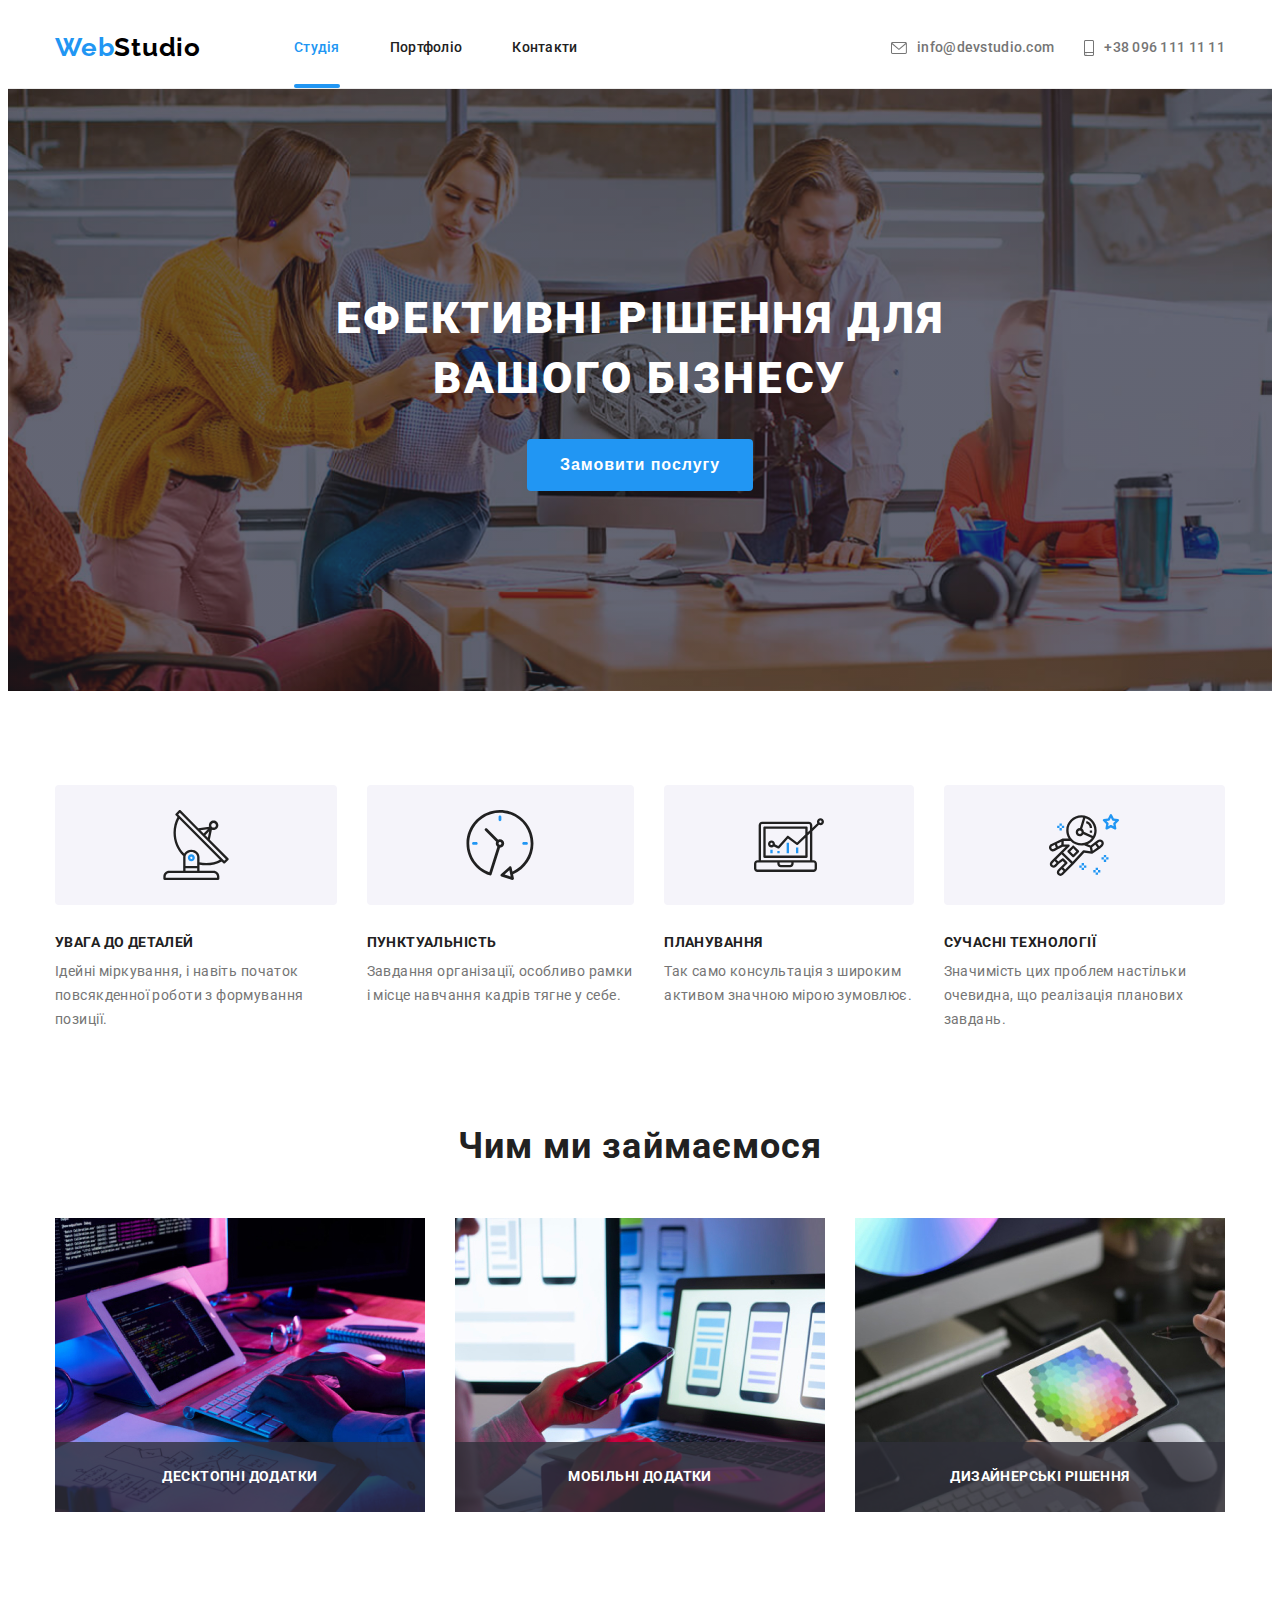
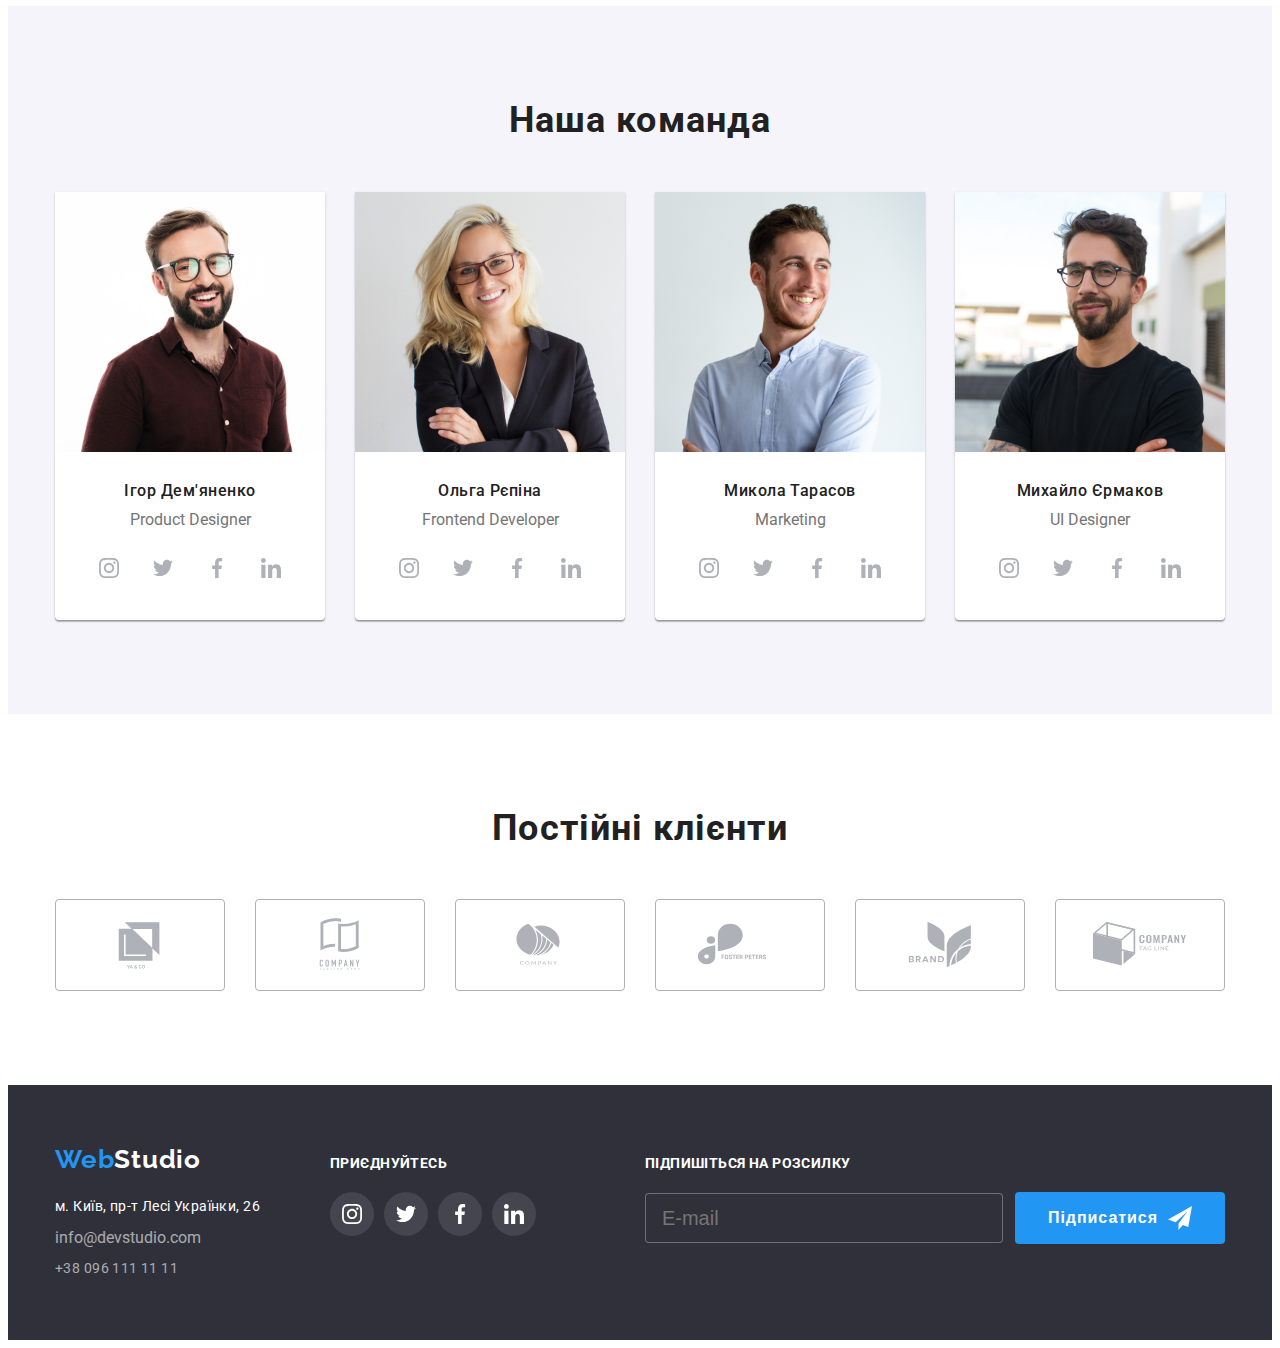
<file: index.html>
<!DOCTYPE html>
<html lang="uk">
<head>
    <meta charset="UTF-8" />
    <meta http-equiv="X-UA-Compatible" content="IE=edge" />
    <meta name="viewport" content="width=device-width, initial-scale=1.0" />
    <title>WebStudio</title>
    <link rel="preconnect" href="https://fonts.googleapis.com">
    <link rel="preconnect" href="https://fonts.gstatic.com" crossorigin>
    <link href="https://fonts.googleapis.com/css2?family=Raleway:wght@700&family=Roboto:wght@400;500;700;900&display=swap" 
    rel="stylesheet">
    <link rel="stylesheet" href="./css/main.min.css">
</head>
<body style="body">
    <header class="header">
        <div class="container header-nav">
            <nav class="main-nav">
                <a href="/" class="main-nav__logo">Web<span class="main-nav__name">Studio</span>
                </a>
                <ul class="main-nav__site list">
                    <li class="main-nav__item"><a class="main-nav__link current" href="/">Студія</a></li>
                    <li class="main-nav__item"><a class="main-nav__link" href="./portfolio.html">Портфоліо</a></li>
                    <li class="main-nav__item"><a class="main-nav__link" href="/">Контакти</a></li>
                </ul>
            </nav>
            <ul class="site-auth list">
                <li class="site-auth__item">
                    <a class="main-mail" href="mailto:info@devstudio.com">
                        <svg class="main-mail__link-icon" width="16" height="12">
                            <use href="./images/icons.svg/symbol-defs.svg#icon-envelope"></use>
                        </svg>
                        info@devstudio.com
                    </a>
                </li>
                <li class="site-auth__item">
                    <a class="main-tel tel-icon" href="tel:+380961111111">
                        <svg class="main-tel__link-icon" width="10" height="16">
                            <use href="./images/icons.svg/symbol-defs.svg#icon-smartphone"></use>
                        </svg>
                        +38 096 111 11 11
                    </a>
                </li>
            </ul>
        </div>
    </header>
    <main>
        <section class="section overlay">
            <div class="container">
                <h1 class="section__title">Ефективні рішення для вашого бізнесу</h1>
                <button class="button" data-modal-open type="button">Замовити послугу</button>
            </div>
            <!-- модальне вікно -->
            <div class="backdrop is-hidden" data-modal>
                <div class="modal">
                    <button class="main-cross" type="button" data-modal-close>
                        <svg class="cross" width="18" height="18">
                            <use href="./images/icons.svg/symbol-defs.svg#close-black-18dp"></use>
                        </svg>
                    </button>
                    <form name="form-buy" class="modal-form">
                        <p class="modal-subtitle">Залиште свої дані, ми вам передзвонимо</p>
                        <label for="user-name" class="modal-lable">Ім'я</label>
                        <div class="input-wrapper">
                            <input 
                                type="name" 
                                class="modal-input" 
                                name="user-name" 
                                id="user-name" 
                                required
                            >
                            <svg class="input-icon" width='18' height='18'>
                                <use href="./images/icons.svg/symbol-defs.svg#person"></use>
                            </svg>
                        </div>
                        <label for="user-tel" class="modal-lable">Телефон</label>
                        <div class="input-wrapper">
                            <input 
                                type="tel" 
                                class="modal-input" 
                                name="user-tel" 
                                id="user-tel"
                            >
                            <svg class="input-icon" width='18' height='18'>
                                <use href="./images/icons.svg/symbol-defs.svg#phone"></use>
                            </svg>
                        </div>
                        <label for="user-post" class="modal-lable">Пошта</label>
                        <div class="input-wrapper">
                            <input 
                                type="post" 
                                class="modal-input" 
                                name="user-post" 
                                id="user-post"
                            >
                            <svg class="input-icon" width='18' height='18'>
                                <use href="./images/icons.svg/symbol-defs.svg#email"></use>
                            </svg>
                        </div>
                        <label for="user-comment" class="modal-lable">Коментар</label>
                        <textarea 
                            name="user-comment" 
                            id="user-comment" 
                            cols="50" 
                            rows="5" 
                            placeholder="Введіть текст"
                            class="modal-textarea">
                        </textarea>
                        <div class="input-wrapper check-line">
                            <input 
                                type="checkbox" 
                                value="agree" 
                                name="checkbox-agree" 
                                class="visually-hidden"
                                id="checkbox-agree">
                            <label for="checkbox-agree" class="checkbox-agree">
                                Погоджуюся з розсилкою та приймаю&nbsp
                                <a href="/" class="modal-conditions">
                                    Умови договору
                                </a>
                            </label>
                        </div>
                        <button type="submit" class="button button-size">Відправити</button>
                    </form>
                </div>
            </div>
            <!--  -->
        </section>
        <section class="list strong">
            <div class="container">
                <h2 class="visually-hidden">Переваги</h2>
                <ul class="benefits list">
                    <li class="benefits__items">
                        <div class="benefits__antenna">
                            <svg class="antenna" width="70" height="70">
                                <use href="./images/icons.svg/symbol-defs.svg#icon-antenna"></use>
                            </svg>
                        </div>
                        <h3 class="benefits__quote">Увага до деталей</h3>
                        <p class="benefits__text">Ідейні міркування, і навіть початок повсякденної роботи з формування позиції.
                        </p>
                    </li>
                    <li class="benefits__items">
                        <div class="benefits__antenna">
                            <svg class="antenna" width="70" height="70">
                                <use href="./images/icons.svg/symbol-defs.svg#icon-clock"></use>
                            </svg>
                        </div>
                        <h3 class="benefits__quote">Пунктуальність</h3>
                        <p class="benefits__text">Завдання організації, особливо рамки і місце навчання кадрів тягне у себе.</p>
                    </li>
                    <li class="benefits__items">
                        <div class="benefits__antenna">
                            <svg class="antenna" width="70" height="70">
                                <use href="./images/icons.svg/symbol-defs.svg#icon-diagram"></use>
                            </svg>
                        </div>
                        <h3 class="benefits__quote">Планування</h3>
                        <p class="benefits__text">Так само консультація з широким активом значною мірою зумовлює.</p>
                    </li>
                    <li class="benefits__items">
                        <div class="benefits__antenna">
                            <svg class="antenna" width="70" height="70">
                                <use href="./images/icons.svg/symbol-defs.svg#icon-astronaut"></use>
                            </svg>
                        </div>
                        <h3 class="benefits__quote">Сучасні технології</h3>
                        <p class="benefits__text">Значимість цих проблем настільки очевидна, що реалізація планових завдань.</p>
                    </li>
                </ul>
            </div>
        </section>
        <section class="desc">
            <div class="container">
                <h2 class="desc-one">Чим ми займаємося</h2>
                <ul class="work list">
                    <li class="work__foto">
                        <img src="./images/img.jpg" alt="Десктопні додатки" width="370">
                        <!-- текст поверх картинки -->
                        <div class="work__desktop">
                            <p class="applications">
                                Десктопні додатки
                            </p>
                        </div>
                        <!--  -->
                    </li>
                    <li class="work__foto">
                        <img src="./images/img(1).jpg" alt="Мобільні додатки" width="370">
                        <div class="work__desktop">
                            <p class="applications">
                                Мобільні додатки
                            </p>
                        </div>
                    </li>
                    <li class="work__foto">
                        <img src="./images/img(2).jpg" alt="Дизайнерські рішення" width="370">
                        <div class="work__desktop">
                            <p class="applications">
                                Дизайнерські рішення
                            </p>
                        </div>
                    </li>
                </ul>
            </div>
        </section>
        <section class="team">
            <div class="container">
                <h2 class="team-caption">Наша команда</h2>
                <ul class="team-item list">
                    <li class="card">
                        <img src="./images/img(3).jpg" alt="Ігор Дем'яненко" width="270">
                        <div class="professionals">
                            <h3 class="excerpt">Ігор Дем'яненко</h3>
                            <p class="subject">Product Designer</p>
                        </div>
                        <div>
                            <ul class="thumb list">
                                <li class="element">
                                    <a href="" class="elements">
                                        <svg class="social-icon" width="20" height="20">
                                            <use href="./images/icons.svg/symbol-defs.svg#icon-instagram"></use>
                                        </svg>
                                    </a>
                                </li>
                                <li class="element">
                                    <a href="" class="elements">
                                        <svg class="social-icon" width="20" height="20">
                                            <use href="./images/icons.svg/symbol-defs.svg#icon-twitter"></use>
                                        </svg>
                                    </a>
                                </li>
                                <li class="element">
                                    <a href="" class="elements">
                                        <svg class="social-icon" width="20" height="20">
                                            <use href="./images/icons.svg/symbol-defs.svg#icon-facebook"></use>
                                        </svg>
                                    </a>
                                </li>
                                <li class="element">
                                    <a href="" class="elements">
                                        <svg class="social-icon" width="20" height="20">
                                            <use href="./images/icons.svg/symbol-defs.svg#icon-linkedin"></use>
                                        </svg>
                                    </a>
                                </li>
                            </ul>
                        </div>
                    </li>
                    <li class="card">
                        <img src="./images/img(4).jpg" alt="Ольга Рєпіна" width="270">
                        <div class="professionals">
                            <h3 class="excerpt">Ольга Рєпіна</h3>
                            <p class="subject">Frontend Developer</p>
                        </div>
                        <ul class="thumb list">
                            <li class="element">
                                <a href="" class="elements">
                                    <svg class="social-icon" width="20" height="20">
                                        <use href="./images/icons.svg/symbol-defs.svg#icon-instagram"></use>
                                    </svg>
                                </a>
                            </li>
                            <li class="element">
                                <a href="" class="elements">
                                    <svg class="social-icon" width="20" height="20">
                                        <use href="./images/icons.svg/symbol-defs.svg#icon-twitter"></use>
                                    </svg>
                                </a>
                            </li>
                            <li class="element">
                                <a href="" class="elements">
                                    <svg class="social-icon" width="20" height="20">
                                        <use href="./images/icons.svg/symbol-defs.svg#icon-facebook"></use>
                                    </svg>
                                </a>
                            </li>
                            <li class="element">
                                <a href="" class="elements">
                                    <svg class="social-icon" width="20" height="20">
                                        <use href="./images/icons.svg/symbol-defs.svg#icon-linkedin"></use>
                                    </svg>
                                </a>
                            </li>
                        </ul>
                    </li>
                    <li class="card">
                        <img src="./images/img(5).jpg" alt="Микола Тарасов" width="270">
                        <div class="professionals">
                            <h3 class="excerpt">Микола Тарасов</h3>
                            <p class="subject">Marketing</p>
                        </div>
                        <ul class="thumb list">
                            <li class="element">
                                <a href="" class="elements">
                                    <svg class="social-icon" width="20" height="20">
                                        <use href="./images/icons.svg/symbol-defs.svg#icon-instagram"></use>
                                    </svg>
                                </a>
                            </li>
                            <li class="element">
                                <a href="" class="elements">
                                    <svg class="social-icon" width="20" height="20">
                                        <use href="./images/icons.svg/symbol-defs.svg#icon-twitter"></use>
                                    </svg>
                                </a>
                            </li>
                            <li class="element">
                                <a href="" class="elements">
                                    <svg class="social-icon" width="20" height="20">
                                        <use href="./images/icons.svg/symbol-defs.svg#icon-facebook"></use>
                                    </svg>
                                </a>
                            </li>
                            <li class="element">
                                <a href="" class="elements">
                                    <svg class="social-icon" width="20" height="20">
                                        <use href="./images/icons.svg/symbol-defs.svg#icon-linkedin"></use>
                                    </svg>
                                </a>
                            </li>
                        </ul>
                    </li>
                    <li class="card">
                        <img src="./images/img(6).jpg" alt="Михайло Єрмаков" width="270">
                        <div class="professionals">
                            <h3 class="excerpt">Михайло Єрмаков</h3>
                            <p class="subject">UI Designer</p>
                        </div>
                        <ul class="thumb list">
                            <li class="element">
                                <a href="" class="elements">
                                    <svg class="social-icon" width="20" height="20">
                                        <use href="./images/icons.svg/symbol-defs.svg#icon-instagram"></use>
                                    </svg>
                                </a>
                            </li>
                            <li class="element">
                                <a href="" class="elements">
                                    <svg class="social-icon" width="20" height="20">
                                        <use href="./images/icons.svg/symbol-defs.svg#icon-twitter"></use>
                                    </svg>
                                </a>
                            </li>
                            <li class="element">
                                <a href="" class="elements">
                                    <svg class="social-icon" width="20" height="20">
                                        <use href="./images/icons.svg/symbol-defs.svg#icon-facebook"></use>
                                    </svg>
                                </a>
                            </li>
                            <li class="element">
                                <a href="" class="elements">
                                    <svg class="social-icon" width="20" height="20">
                                        <use href="./images/icons.svg/symbol-defs.svg#icon-linkedin"></use>
                                    </svg>
                                </a>
                            </li>
                        </ul>
                    </li>
                </ul>
            </div>
        </section>
        <section class="client">
            <div class="container">
                <h2 class="client__company">Постійні клієнти</h2>
                <ul class="companys">
                    <li class="companys__logo">
                        <a href="" class="companys__company">
                            <svg class="company" width="106" height="60">
                                <use href="./images/icons.svg/symbol-defs.svg#icon-Logo1"></use>
                            </svg>
                        </a>
                    </li>
                    <li class="companys__logo">
                        <a href="" class="companys__company">
                            <svg class="company" width="106" height="60">
                                <use href="./images/icons.svg/symbol-defs.svg#icon-Logo2"></use>
                            </svg>
                        </a>
                    </li>
                    <li class="companys__logo">
                        <a href="" class="companys__company">
                            <svg class="company" width="106" height="60">
                                <use href="./images/icons.svg/symbol-defs.svg#icon-Logo3"></use>
                            </svg>
                        </a>
                    </li>
                    <li class="companys__logo">
                        <a href="" class="companys__company">
                            <svg class="company" width="106" height="60">
                                <use href="./images/icons.svg/symbol-defs.svg#icon-Logo4"></use>
                            </svg>
                        </a>
                    </li>
                    <li class="companys__logo">
                        <a href="" class="companys__company">
                            <svg class="company" width="106" height="60">
                                <use href="./images/icons.svg/symbol-defs.svg#icon-Logo5"></use>
                            </svg>
                        </a>
                    </li>
                    <li class="companys__logo">
                        <a href="" class="companys__company">
                            <svg class="company" width="106" height="60">
                                <use href="./images/icons.svg/symbol-defs.svg#icon-Logo6"></use>
                            </svg>
                        </a>
                    </li>
                </ul>
            </div>
        </section>
    </main>
    <footer class="footer">
        <div class="container contacts">
            <div class="contacts-address">
                <a href="/" class="logo">Web<span class="title">Studio</span></a>
                <address class="address">
                    <ul class="address-list decoration list">
                        <li><a class="map" href="https://goo.gl/maps/6XQhRdbRvdG7q7pF7">м. Київ, пр-т Лесі Українки,
                                26</a></li>
                        <li><a class="mail" href="mailto:info@devstudio.com">info@devstudio.com</a></li>
                        <li><a class="tel" href="tel:+380961111111">+38 096 111 11 11</a></li>
                    </ul>
                </address>
            </div>
            <div>
                <p class="slogan">приєднуйтесь</p>
                <ul class="lists">
                    <li class="networks">
                        <a href="" class="instagram">
                            <svg class="icons-link" width="20" height="20">
                                <use href="./images/icons.svg/symbol-defs.svg#icon-instagram1"></use>
                            </svg>
                        </a>
                    </li>
                    <li class="networks">
                        <a href="" class="instagram">
                            <svg class="icons-link" width="20" height="20">
                                <use href="./images/icons.svg/symbol-defs.svg#icon-twitter1"></use>
                            </svg>
                        </a>
                    </li>
                    <li class="networks">
                        <a href="" class="instagram">
                            <svg class="icons-link" width="20" height="20">
                                <use href="./images/icons.svg/symbol-defs.svg#icon-facebook1"></use>
                            </svg>
                        </a>
                    </li>
                    <li class="networks">
                        <a href="" class="instagram">
                            <svg class="icons-link" width="20" height="20">
                                <use href="./images/icons.svg/symbol-defs.svg#icon-linkedin1"></use>
                            </svg>
                        </a>
                    </li>
                </ul>
            </div>
            <div class="contacts-social">
                <p class="slogan">
                    Підпишіться на розсилку
                </p>
                <form name="footer-email" class="footer-email">
                    <input 
                        type="email" 
                        class="email" 
                        name="user-email" 
                        id="" 
                        placeholder="E-mail"
                    >
                    <button type="submit" class="button telegram">
                        Підписатися
                        <svg class="icon-telegram" width="24" height="24">
                            <use href="./images/icons.svg/symbol-defs.svg#telegram"></use>
                        </svg>
                    </button>
                </form>
            </div>
        </div>
    </footer>
    <script src="./js/modal.js"></script>
</body>
</html>
</file>
<file: css/main.min.css>
:root{--main-color: #212121;--second-color: #757575;--button-text-color: #ffffff;--accent-color: #2196F3;--logo-main-color: rgba(33, 150, 243, 1);--logo-second-coolor: rgba(0, 0, 0, 1);--logo-last-color: rgba(255, 255, 255, 1);--logo-accent-color: #2196F3;--section-background-color: #2F303A;--address-contact-color: rgba(255, 255, 255, 0.6)}body{font-family:"Roboto",sans-serif;color:var(--main-color)}*{-webkit-box-sizing:border-box;box-sizing:border-box}.container{margin-left:auto;margin-right:auto;width:1200px;padding-left:15px;padding-right:15px}.visually-hidden{position:absolute;width:1px;height:1px;margin:-1px;border:0;padding:0;white-space:nowrap;-webkit-clip-path:inset(100%);clip-path:inset(100%);clip:rect(0 0 0 0);overflow:hidden}.button{display:block;border-radius:4px;border:1px solid rgba(0,0,0,0);padding:10px 32px;margin:0 auto;cursor:pointer;font-weight:700;font-size:16px;line-height:1.87;letter-spacing:.06em;color:var(--button-text-color);background-color:var(--logo-main-color);-webkit-transition:background-color 250ms cubic-bezier(0.4, 0, 0.2, 1);transition:background-color 250ms cubic-bezier(0.4, 0, 0.2, 1)}.button:hover,.button:focus{background-color:#188ce8}.telegram{display:-webkit-inline-box;display:-ms-inline-flexbox;display:inline-flex;-webkit-box-align:center;-ms-flex-align:center;align-items:center;padding:10px 32px}.hero-button{display:-webkit-box;display:-ms-flexbox;display:flex;margin-top:0;margin-bottom:50px;padding-left:0;-webkit-box-pack:center;-ms-flex-pack:center;justify-content:center}.hero-button .btn.current{color:var(--button-text-color);background-color:var(--accent-color)}.hero-button .btn{display:-webkit-inline-box;display:-ms-inline-flexbox;display:inline-flex;margin:0;padding:6px 22px;-webkit-box-pack:center;-ms-flex-pack:center;justify-content:center;border-radius:4px;border:1px solid rgba(0,0,0,0);cursor:pointer;font-family:inherit;font-weight:500;font-size:16px;line-height:1.62;letter-spacing:.03em;color:var(--main-color);-webkit-transition:background-color 250ms cubic-bezier(0.4, 0, 0.2, 1),color 250ms cubic-bezier(0.4, 0, 0.2, 1),-webkit-box-shadow 250ms cubic-bezier(0.4, 0, 0.2, 1);transition:background-color 250ms cubic-bezier(0.4, 0, 0.2, 1),color 250ms cubic-bezier(0.4, 0, 0.2, 1),-webkit-box-shadow 250ms cubic-bezier(0.4, 0, 0.2, 1);transition:background-color 250ms cubic-bezier(0.4, 0, 0.2, 1),color 250ms cubic-bezier(0.4, 0, 0.2, 1),box-shadow 250ms cubic-bezier(0.4, 0, 0.2, 1);transition:background-color 250ms cubic-bezier(0.4, 0, 0.2, 1),color 250ms cubic-bezier(0.4, 0, 0.2, 1),box-shadow 250ms cubic-bezier(0.4, 0, 0.2, 1),-webkit-box-shadow 250ms cubic-bezier(0.4, 0, 0.2, 1)}.hero-button .btn:hover,.hero-button .btn:focus{color:var(--button-text-color);background-color:#188ce8;-webkit-box-shadow:0px 1px 1px rgba(0,0,0,.12),0px 4px 4px rgba(0,0,0,.06),1px 4px 6px rgba(0,0,0,.16);box-shadow:0px 1px 1px rgba(0,0,0,.12),0px 4px 4px rgba(0,0,0,.06),1px 4px 6px rgba(0,0,0,.16)}.main-nav__name{color:var(--logo-second-coolor)}.main-nav__logo{padding-top:24px;padding-bottom:25px;font-family:"Raleway";font-weight:700;font-size:26px;line-height:1.14;letter-spacing:.03em;color:var(--logo-main-color)}.main-nav__logo{text-decoration:none}.list{display:-webkit-box;display:-ms-flexbox;display:flex;list-style:none}.header-nav{display:-webkit-box;display:-ms-flexbox;display:flex;-webkit-box-align:center;-ms-flex-align:center;align-items:center}.header{border-bottom:1px solid #ececec}.main-nav{display:-webkit-box;display:-ms-flexbox;display:flex;-webkit-box-align:center;-ms-flex-align:center;align-items:center}.main-nav__link{-webkit-transition:color 250ms cubic-bezier(0.4, 0, 0.2, 1);transition:color 250ms cubic-bezier(0.4, 0, 0.2, 1)}.main-nav__site .main-nav__link:hover,.main-nav__site .main-nav__link:focus{color:var(--accent-color)}.main-nav__site{margin:0;margin-left:93px;padding-left:0;display:-webkit-box;display:-ms-flexbox;display:flex;font-weight:500;font-size:14px;line-height:1.14;letter-spacing:.02em}.main-nav__item{display:block;margin-right:50px;padding-top:32px;padding-bottom:32px;position:relative}.main-nav__item:last-child{margin-right:0}.main-nav__link::after{content:"";position:absolute;bottom:0;display:block;width:100%;height:4px;background-color:#fff;opacity:1;border-radius:2px}.main-nav__site{margin:0;margin-left:93px;padding-left:0;display:-webkit-box;display:-ms-flexbox;display:flex;font-weight:500;font-size:14px;line-height:1.14;letter-spacing:.02em}.main-nav__item{display:block;margin-right:50px;padding-top:32px;padding-bottom:32px;position:relative}.main-nav__item:last-child{margin-right:0}.main-nav__link::after{content:"";position:absolute;bottom:0;display:block;width:100%;height:4px;background-color:#fff;opacity:1;border-radius:2px}.thumbs{margin-right:10px}.main-border:hover{-webkit-box-shadow:0px 1px 3px rgba(0,0,0,.12),0px 1px 1px rgba(0,0,0,.14),0px 2px 1px rgba(0,0,0,.2);box-shadow:0px 1px 3px rgba(0,0,0,.12),0px 1px 1px rgba(0,0,0,.14),0px 2px 1px rgba(0,0,0,.2);-webkit-transition:color 250ms cubic-bezier(0.4, 0, 0.2, 1);transition:color 250ms cubic-bezier(0.4, 0, 0.2, 1)}.main-nav__site .main-nav__link{color:var(--main-color)}.main-nav__site .main-nav__link.current{color:var(--accent-color)}.main-nav__site .main-nav__link.current::after{background-color:var(--accent-color)}.main-nav__site .main-nav__link{text-decoration:none}.site-auth{margin:0;padding-left:0;display:-webkit-box;display:-ms-flexbox;display:flex;margin-left:auto;-webkit-box-align:center;-ms-flex-align:center;align-items:center}.site-auth__item .main-mail{text-decoration:none}.site-auth .main-tel{display:block}.site-auth__item .main-tel{text-decoration:none;margin-left:30px}.site-auth .main-tel:hover,.site-auth .main-tel:focus{color:var(--accent-color)}.site-auth .main-mail:hover,.site-auth .main-mail:focus{color:var(--accent-color)}.site-auth__item .main-mail{display:-webkit-box;display:-ms-flexbox;display:flex;-webkit-box-align:center;-ms-flex-align:center;align-items:center;font-weight:500;font-size:14px;line-height:1.14;letter-spacing:.02em;color:var(--second-color);-webkit-transition:color 250ms cubic-bezier(0.4, 0, 0.2, 1);transition:color 250ms cubic-bezier(0.4, 0, 0.2, 1)}.main-mail__link-icon{fill:currentColor;margin-right:10px}.site-auth__item .main-tel{display:-webkit-box;display:-ms-flexbox;display:flex;-webkit-box-align:center;-ms-flex-align:center;align-items:center;font-weight:500;font-size:14px;line-height:1.14;letter-spacing:.02em;color:var(--second-color);-webkit-transition:color 250ms cubic-bezier(0.4, 0, 0.2, 1);transition:color 250ms cubic-bezier(0.4, 0, 0.2, 1)}.main-tel__link-icon{fill:currentColor;margin-right:10px}.section__title{width:696px;margin:0;margin-left:auto;margin-right:auto;margin-bottom:30px;text-transform:uppercase;font-weight:900;font-size:44px;line-height:1.36;color:#fff;letter-spacing:.06em}.section{padding-top:200px;padding-bottom:200px;text-align:center;background-color:var(--section-background-color);background-image:-webkit-gradient(linear, left top, left bottom, from(rgba(47, 48, 58, 0.4)), to(rgba(47, 48, 58, 0.4))),url("../images/Img(1).png");background-image:linear-gradient(rgba(47, 48, 58, 0.4), rgba(47, 48, 58, 0.4)),url("../images/Img(1).png")}.overlay{max-width:1600px;margin-left:auto;margin-right:auto;background-repeat:no-repeat;background-position:center;position:inherit;background-size:cover}.backdrop{position:fixed;top:0;bottom:0;left:0;right:0;width:100%;height:100%;background-color:rgba(0,0,0,.2);-webkit-transition:opacity 500ms cubic-bezier(0.4, 0, 0.2, 1),visibility 500ms cubic-bezier(0.4, 0, 0.2, 1);transition:opacity 500ms cubic-bezier(0.4, 0, 0.2, 1),visibility 500ms cubic-bezier(0.4, 0, 0.2, 1);opacity:1}.backdrop.is-hidden{visibility:hidden;opacity:1;pointer-events:none}.modal{position:absolute;top:50%;left:50%;padding:40px;-webkit-transform:translate(-50%, -50%) rotate(0);transform:translate(-50%, -50%) rotate(0);-webkit-transition:-webkit-transform 1000ms cubic-bezier(0.4, 0, 0.2, 1);transition:-webkit-transform 1000ms cubic-bezier(0.4, 0, 0.2, 1);transition:transform 1000ms cubic-bezier(0.4, 0, 0.2, 1);transition:transform 1000ms cubic-bezier(0.4, 0, 0.2, 1), -webkit-transform 1000ms cubic-bezier(0.4, 0, 0.2, 1);width:528px;background-color:#fff;border-radius:4px}.backdrop.is-hidden .modal{-webkit-transform:rotate(-180deg);transform:rotate(-180deg)}.main-cross{display:-webkit-box;display:-ms-flexbox;display:flex;width:30px;height:30px;position:absolute;top:8px;right:8px;-webkit-box-align:center;-ms-flex-align:center;align-items:center;-webkit-box-pack:center;-ms-flex-pack:center;justify-content:center;cursor:pointer;border:1px solid rgba(0,0,0,.1);border-radius:50%;background-color:#fff;-webkit-transition:fill 250ms cubic-bezier(0.4, 0, 0.2, 1);transition:fill 250ms cubic-bezier(0.4, 0, 0.2, 1)}.main-cross:hover,.main-cross:focus{fill:var(--accent-color)}.modal-form{text-align:start}.modal-subtitle{margin:0;margin-bottom:12px;font-weight:700;font-size:20px;line-height:1.15;text-align:center;letter-spacing:.03em;color:var(--main-color)}.modal-input{width:100%;height:40px;padding-left:45px;border-radius:4px;border:1px solid rgba(33,33,33,.2);-webkit-transition:border-color 250ms cubic-bezier(0.4, 0, 0.2, 1);transition:border-color 250ms cubic-bezier(0.4, 0, 0.2, 1)}.modal-input::-webkit-input-placeholder{font-weight:400;font-size:12px;line-height:1.16;letter-spacing:.01em;color:rgba(117,117,117,.5)}.modal-input::-moz-placeholder{font-weight:400;font-size:12px;line-height:1.16;letter-spacing:.01em;color:rgba(117,117,117,.5)}.modal-input:-ms-input-placeholder{font-weight:400;font-size:12px;line-height:1.16;letter-spacing:.01em;color:rgba(117,117,117,.5)}.modal-input::-ms-input-placeholder{font-weight:400;font-size:12px;line-height:1.16;letter-spacing:.01em;color:rgba(117,117,117,.5)}.modal-input::placeholder{font-weight:400;font-size:12px;line-height:1.16;letter-spacing:.01em;color:rgba(117,117,117,.5)}.modal-lable{display:block;width:100%;padding:0;margin-bottom:4px;font-weight:400;font-size:12px;line-height:1.16;letter-spacing:.01em;color:var(--second-color)}.input-wrapper{position:relative;margin-bottom:10px}.input-wrapper input{margin-bottom:0}.input-wrapper:focus-within .modal-input{outline:none;border-color:var(--accent-color)}.input-wrapper:hover .modal-input{outline:none;border-color:var(--accent-color)}.input-icon{position:absolute;left:13px;top:50%;-webkit-transform:translateY(-50%);transform:translateY(-50%);fill:#212121;-webkit-transition:fill 250ms cubic-bezier(0.4, 0, 0.2, 1);transition:fill 250ms cubic-bezier(0.4, 0, 0.2, 1)}.modal-input:hover+.input-icon,.modal-input:focus+.input-icon{fill:var(--accent-color)}.comment{height:120px;margin-bottom:20px}.modal-textarea{width:100%;height:120px;border-radius:4px;margin-bottom:20px;resize:none;padding:12px 16px;border:1px solid rgba(33,33,33,.2);-webkit-transition:border-color 250ms cubic-bezier(0.4, 0, 0.2, 1);transition:border-color 250ms cubic-bezier(0.4, 0, 0.2, 1)}.modal-textarea::-webkit-input-placeholder{font-weight:400;font-size:12px;line-height:1.16;letter-spacing:.01em;color:rgba(117,117,117,.5)}.modal-textarea::-moz-placeholder{font-weight:400;font-size:12px;line-height:1.16;letter-spacing:.01em;color:rgba(117,117,117,.5)}.modal-textarea:-ms-input-placeholder{font-weight:400;font-size:12px;line-height:1.16;letter-spacing:.01em;color:rgba(117,117,117,.5)}.modal-textarea::-ms-input-placeholder{font-weight:400;font-size:12px;line-height:1.16;letter-spacing:.01em;color:rgba(117,117,117,.5)}.modal-textarea::placeholder{font-weight:400;font-size:12px;line-height:1.16;letter-spacing:.01em;color:rgba(117,117,117,.5)}.modal-textarea:focus-within{outline:none;border-color:var(--accent-color)}.modal-textarea:hover{outline:none;border-color:var(--accent-color)}.check-line{margin-bottom:30px}.checkbox-agree{display:-webkit-box;display:-ms-flexbox;display:flex;-webkit-box-align:center;-ms-flex-align:center;align-items:center;-webkit-box-pack:center;-ms-flex-pack:center;justify-content:center;font-weight:400;font-size:14px;line-height:1.71;letter-spacing:.03em;color:var(--second-color)}.checkbox-agree::before{content:"";margin-right:8px;display:-webkit-box;display:-ms-flexbox;display:flex;width:14px;height:13px;border:2px solid #000;border-radius:2px}.button-size{width:200px;height:50px;-webkit-box-align:center;-ms-flex-align:center;align-items:center;-webkit-box-pack:center;-ms-flex-pack:center;justify-content:center}.check-line input:checked+.checkbox-agree::before{background-color:var(--accent-color);border:2px solid var(--accent-color);background-image:url(../images/icons.svg/Vector.svg);background-size:contain;background-repeat:no-repeat;background-position:center}.modal-conditions{color:var(--accent-color)}.strong{padding-top:94px;padding-bottom:94px}.benefits{margin:0;padding-left:0;display:-webkit-box;display:-ms-flexbox;display:flex}.benefits__items{margin-right:30px}.benefits__items:last-child{margin-right:0}.benefits__antenna{display:-webkit-box;display:-ms-flexbox;display:flex;height:120px;background-color:#f5f4fa;-webkit-box-pack:center;-ms-flex-pack:center;justify-content:center;border-radius:4px;margin-bottom:30px}.antenna{display:-webkit-box;display:-ms-flexbox;display:flex;height:auto}.benefits .benefits__quote{margin-top:0;margin-bottom:10px;font-weight:700;font-size:14px;line-height:1.14;letter-spacing:.03em;text-transform:uppercase}.benefits .benefits__text{margin-top:0;margin-bottom:0;color:var(--second-color);font-weight:400;font-size:14px;line-height:1.71;letter-spacing:.03em}.desc{padding-bottom:94px}.desc-one{margin:0;margin-bottom:50px;font-weight:700;font-size:36px;line-height:1.16;text-align:center;letter-spacing:.03em}.work{display:-webkit-box;display:-ms-flexbox;display:flex;-webkit-box-pack:justify;-ms-flex-pack:justify;justify-content:space-between}.work .work__foto{position:relative}img{display:block;width:100%;height:auto}.work{padding-left:0;margin-bottom:0;margin-top:0}.work__desktop{display:-webkit-box;display:-ms-flexbox;display:flex;width:100%;height:70px;position:absolute;bottom:0;-webkit-box-pack:center;-ms-flex-pack:center;justify-content:center;-webkit-box-align:center;-ms-flex-align:center;align-items:center;background-color:rgba(47,48,58,.8)}.applications{margin:0;font-weight:700;font-size:14px;line-height:1.14;letter-spacing:.03em;text-transform:uppercase;color:#fff}.team{padding-top:94px;padding-bottom:94px;background-color:#f5f4fa}.team-caption{margin-top:0px;margin-bottom:50px;font-weight:700;font-size:36px;line-height:1.16;text-align:center;letter-spacing:.03em}.team-item{display:-webkit-box;display:-ms-flexbox;display:flex;padding-left:0;padding-right:0;margin-top:0;margin-bottom:0}.professionals{margin-top:30px;margin-bottom:16px}.excerpt{margin:0;margin-bottom:10px}.card{background-color:#fff;-webkit-box-shadow:0px 1px 3px rgba(0,0,0,.12),0px 1px 1px rgba(0,0,0,.14),0px 2px 1px rgba(0,0,0,.2);box-shadow:0px 1px 3px rgba(0,0,0,.12),0px 1px 1px rgba(0,0,0,.14),0px 2px 1px rgba(0,0,0,.2);border-radius:0px 0px 4px 4px}.card{margin-right:30px}.card:last-child{margin-right:0}.team-item .excerpt{font-weight:500;font-size:16px;line-height:1.18;letter-spacing:.03em;text-align:center}.subject{margin:0;font-weight:400;font-size:16px;line-height:1.18;text-align:center;color:var(--second-color)}.card .thumb{display:-webkit-box;display:-ms-flexbox;display:flex;padding:0;padding-bottom:30px;-webkit-box-pack:center;-ms-flex-pack:center;justify-content:center;gap:10px}.element{width:44px;height:44px}.elements:hover{background-color:var(--accent-color);fill:#fff}.elements{height:100%;width:100%;display:-webkit-box;display:-ms-flexbox;display:flex;-webkit-box-align:center;-ms-flex-align:center;align-items:center;-webkit-box-pack:center;-ms-flex-pack:center;justify-content:center;border-radius:50%;-webkit-transition:background-color 250ms cubic-bezier(0.4, 0, 0.2, 1),fill 250ms cubic-bezier(0.4, 0, 0.2, 1);transition:background-color 250ms cubic-bezier(0.4, 0, 0.2, 1),fill 250ms cubic-bezier(0.4, 0, 0.2, 1)}.social-icon{fill:#afb1b8}.elements:hover .social-icon{fill:var(--button-text-color);-webkit-transition:color 250ms cubic-bezier(0.4, 0, 0.2, 1);transition:color 250ms cubic-bezier(0.4, 0, 0.2, 1)}.client{padding-top:94px;padding-bottom:94px}.client__company{margin:0;margin-bottom:50px;font-weight:700;font-size:36px;line-height:1.16;text-align:center;letter-spacing:.03em}.companys{display:-webkit-box;display:-ms-flexbox;display:flex;list-style:none;margin:0;padding:0;gap:30px}.companys__logo{-ms-flex-preferred-size:calc((100% - 150px)/6);flex-basis:calc((100% - 150px)/6)}.companys__company{display:-webkit-box;display:-ms-flexbox;display:flex;height:92px;border:1px solid #afb1b8;color:#afb1b8;-webkit-box-pack:center;-ms-flex-pack:center;justify-content:center;padding:0;border-radius:4px;-webkit-transition:color 250ms cubic-bezier(0.4, 0, 0.2, 1);transition:color 250ms cubic-bezier(0.4, 0, 0.2, 1)}.company{display:-webkit-box;display:-ms-flexbox;display:flex;height:auto;fill:currentColor}.companys__company:hover,.companys__company:focus{border-color:1px solid var(--accent-color);color:var(--accent-color)}.footer{padding-top:60px;padding-bottom:60px;background-color:var(--section-background-color)}.decoration{padding-left:0}.footer .logo{display:block;margin-bottom:20px;font-family:"Raleway";font-style:normal;font-weight:700;font-size:26px;line-height:1.19;letter-spacing:.03em;color:var(--logo-main-color)}.footer .logo{text-decoration:none}.footer .logo .title{color:var(--logo-last-color)}.address-list{display:block;margin-top:0;margin-bottom:0}.address-list .map:hover,.address-list .map:focus{color:var(--accent-color)}.address-list .mail:hover,.address-list .mail:focus{color:var(--accent-color)}.address-list .tel:hover,.address-list .tel:focus{color:var(--accent-color)}.footer .map{display:block;margin-bottom:9px;font-style:normal;font-weight:400;font-size:14px;line-height:1.71;letter-spacing:.03em;color:#fff;-webkit-transition:color 250ms cubic-bezier(0.4, 0, 0.2, 1);transition:color 250ms cubic-bezier(0.4, 0, 0.2, 1)}.footer .map{text-decoration:none}.mail{text-decoration:none}.mail{display:block;margin-bottom:9px;font-style:normal;color:var(--address-contact-color);-webkit-transition:color 250ms cubic-bezier(0.4, 0, 0.2, 1);transition:color 250ms cubic-bezier(0.4, 0, 0.2, 1)}.tel{font-style:normal;font-weight:400;font-size:14px;line-height:24px;letter-spacing:.03em;color:var(--address-contact-color);-webkit-transition:color 250ms cubic-bezier(0.4, 0, 0.2, 1);transition:color 250ms cubic-bezier(0.4, 0, 0.2, 1)}.tel{text-decoration:none}.slogan{margin:0;margin-bottom:20px;font-weight:700;font-size:14px;line-height:1.14;letter-spacing:.03em;text-transform:uppercase;color:var(--button-text-color)}.contacts{display:-webkit-box;display:-ms-flexbox;display:flex;-webkit-box-align:baseline;-ms-flex-align:baseline;align-items:baseline}.contacts-address{margin-right:70px}.lists{display:-webkit-box;display:-ms-flexbox;display:flex;margin:0;padding:0;list-style:none}.networks{width:44px;height:44px;border-radius:50%;margin-right:10px}.networks:last-child{margin-right:0}.instagram:hover{background-color:var(--accent-color)}.icons-link{fill:#fff}.instagram{height:100%;width:100%;display:-webkit-box;display:-ms-flexbox;display:flex;-webkit-box-align:center;-ms-flex-align:center;align-items:center;-webkit-box-pack:center;-ms-flex-pack:center;justify-content:center;background-color:rgba(255,255,255,.1);border-radius:50%;-webkit-transition:background-color 250ms cubic-bezier(0.4, 0, 0.2, 1);transition:background-color 250ms cubic-bezier(0.4, 0, 0.2, 1)}.footer-email{display:-webkit-box;display:-ms-flexbox;display:flex;-webkit-box-align:center;-ms-flex-align:center;align-items:center}.email{width:358px;height:50px;padding:0;padding-left:16px;border:1px solid rgba(255,255,255,.3);background-color:var(--section-background-color);border-radius:4px;margin-right:12px;font-style:normal;font-size:20px;line-height:1.71;color:#757575}.email:focus{border:rgba(255,255,255,.3)}.telegram{display:-webkit-inline-box;display:-ms-inline-flexbox;display:inline-flex;-webkit-box-align:center;-ms-flex-align:center;align-items:center;padding:10px 32px}.contacts-social{margin-left:auto}.icon-telegram{fill:#fff;margin-left:10px}.filter{padding-top:94px;padding-bottom:94px}.list{list-style:none}.filters{margin-right:8px}.filters:last-child{margin-right:0}.main-nav__site .main-nav__link{color:var(--main-color)}.card-second{display:-webkit-box;display:-ms-flexbox;display:flex;margin-top:0;margin-right:0;margin-bottom:0;padding-left:0;-ms-flex-wrap:wrap;flex-wrap:wrap;cursor:pointer}.cards{margin-right:30px;margin-bottom:30px}.cards:nth-child(3n){margin-right:0}.border{display:block}.after-cards{padding:20px 24px}.after-cards{border-left:1px solid #eee;border-bottom:1px solid #eee;border-right:1px solid #eee}.cards .border:hover,.cards .border:focus{-webkit-box-shadow:0px 1px 1px rgba(0,0,0,.12),0px 4px 4px rgba(0,0,0,.06),1px 4px 6px rgba(0,0,0,.16);box-shadow:0px 1px 1px rgba(0,0,0,.12),0px 4px 4px rgba(0,0,0,.06),1px 4px 6px rgba(0,0,0,.16);-webkit-transition:color 250ms cubic-bezier(0.4, 0, 0.2, 1);transition:color 250ms cubic-bezier(0.4, 0, 0.2, 1)}.link-card{text-decoration:none}.heading{margin:0;margin-bottom:4px;font-weight:700;font-size:18px;line-height:2;letter-spacing:.06em;color:var(--main-color)}.tagline{margin:0;font-weight:400;font-size:16px;line-height:1.87;letter-spacing:.03em;color:var(--second-color)}.cards:hover .primary-website{opacity:1}.primary-website{position:relative;overflow:hidden}.main-website{display:-webkit-box;display:-ms-flexbox;display:flex;width:100%;height:100%;background:rgba(33,150,243,.9);position:absolute;top:0;-webkit-transform:translateY(101%);transform:translateY(101%);-webkit-transition:-webkit-transform 250ms cubic-bezier(0.4, 0, 0.2, 1);transition:-webkit-transform 250ms cubic-bezier(0.4, 0, 0.2, 1);transition:transform 250ms cubic-bezier(0.4, 0, 0.2, 1);transition:transform 250ms cubic-bezier(0.4, 0, 0.2, 1), -webkit-transform 250ms cubic-bezier(0.4, 0, 0.2, 1)}.card-second .cards:hover .main-website{-webkit-transform:translateY(0);transform:translateY(0);opacity:1}.main-website .website{margin:0;padding:63px 24px;font-weight:400;font-size:18px;line-height:1.55;letter-spacing:.03em;color:#fff}.footer .logo{font-family:"Raleway";font-weight:700;font-size:26px;line-height:1.14;letter-spacing:.03em;color:var(--logo-main-color)}.footer .logo .title{color:var(--logo-last-color)}/*# sourceMappingURL=main.min.css.map */
</file>
